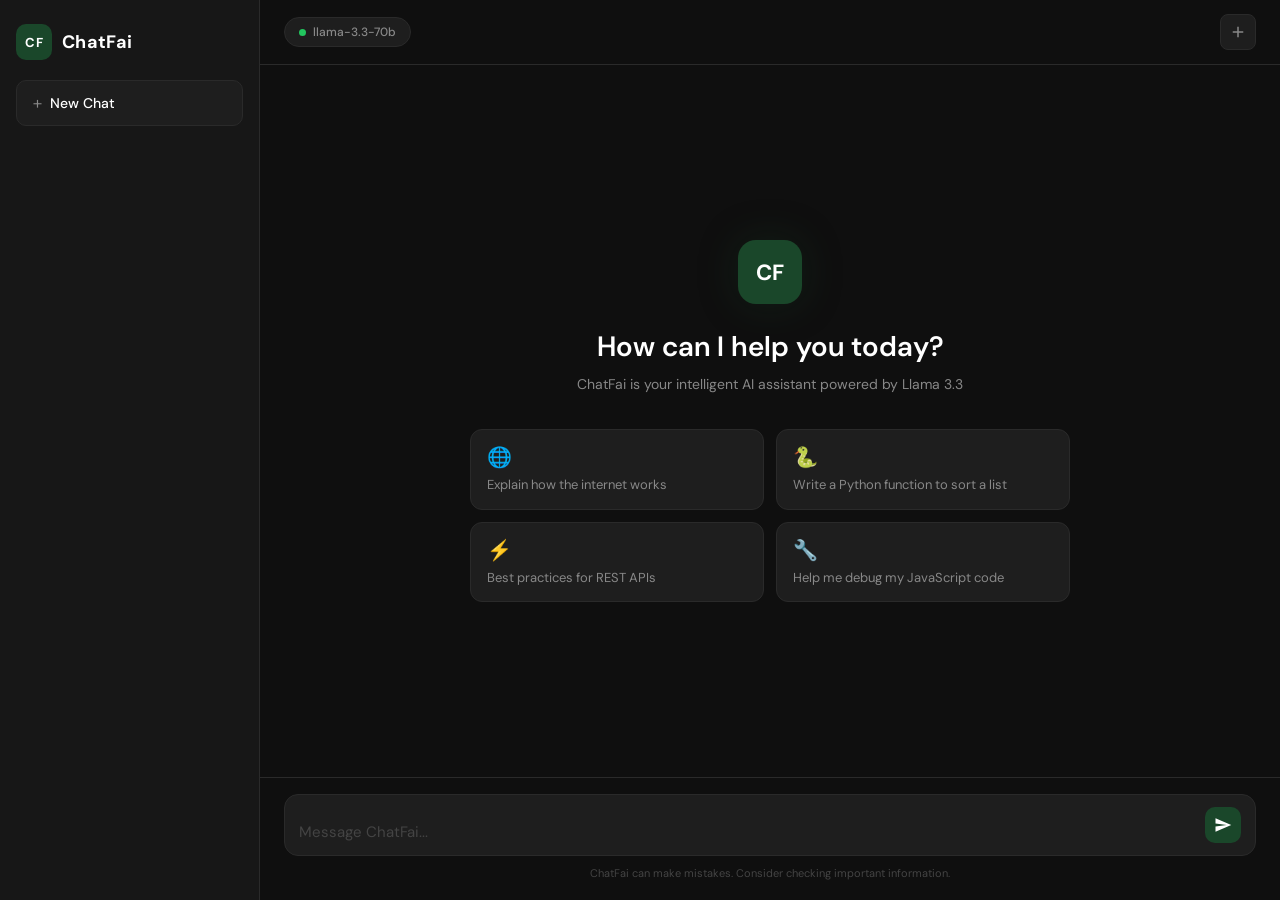
<file: index.html>
<!DOCTYPE html>
<html lang="en">
<head>
    <meta charset="UTF-8">
    <meta name="viewport" content="width=device-width, initial-scale=1.0">
    <title>ChatFai — AI Assistant</title>
    <link rel="stylesheet" href="style.css">
    <link href="https://fonts.googleapis.com/css2?family=DM+Sans:wght@300;400;500;600;700&display=swap" rel="stylesheet">
</head>
<body>

    <div class="app">

        <!-- SIDEBAR -->
        <div class="sidebar">
            <div class="sidebar-top">
                <div class="logo">
                    <div class="logo-icon">CF</div>
                    <span class="logo-text">ChatFai</span>
                </div>
                <button class="new-chat-btn" onclick="clearChat()">
                    <span>+</span> New Chat
                </button>
            </div>
        </div>

        <!-- MAIN CHAT AREA -->
        <div class="main">

            <!-- HEADER -->
            <div class="header">
                <div class="header-left">
                    <button class="hamburger" id="hamburgerBtn" onclick="toggleSidebar()">
                        <span></span>
                        <span></span>
                        <span></span>
                    </button>
                    <div class="model-badge">
                        <span class="model-dot"></span>
                        llama-3.3-70b
                    </div>
                </div>
                <div class="header-right">
                    <button class="icon-btn" onclick="clearChat()" title="New Chat">
                        <svg width="18" height="18" fill="none" stroke="currentColor" stroke-width="2" viewBox="0 0 24 24">
                            <path d="M12 5v14M5 12h14"/>
                        </svg>
                    </button>
                </div>
            </div>

            <!-- CHAT BOX -->
            <div class="chat-box" id="chatBox">

                <!-- Welcome Screen -->
                <div class="welcome" id="welcomeScreen">
                    <div class="welcome-logo">CF</div>
                    <h1 class="welcome-title">How can I help you today?</h1>
                    <p class="welcome-sub">ChatFai is your intelligent AI assistant powered by Llama 3.3</p>
                    <div class="suggestions">
                        <div class="suggestion" onclick="useSuggestion('Explain how the internet works')">
                            <span class="sug-icon">🌐</span>
                            <span>Explain how the internet works</span>
                        </div>
                        <div class="suggestion" onclick="useSuggestion('Write a Python function to sort a list')">
                            <span class="sug-icon">🐍</span>
                            <span>Write a Python function to sort a list</span>
                        </div>
                        <div class="suggestion" onclick="useSuggestion('What are the best practices for REST APIs?')">
                            <span class="sug-icon">⚡</span>
                            <span>Best practices for REST APIs</span>
                        </div>
                        <div class="suggestion" onclick="useSuggestion('Help me debug my JavaScript code')">
                            <span class="sug-icon">🔧</span>
                            <span>Help me debug my JavaScript code</span>
                        </div>
                    </div>
                </div>

            </div>

            <!-- INPUT AREA -->
            <div class="input-wrap">
                <div class="input-box">
                    <textarea
                        id="userInput"
                        placeholder="Message ChatFai..."
                        rows="1"
                        onkeypress="handleKey(event)"
                        oninput="autoResize(this)"
                    ></textarea>
                    <button class="send-btn" id="sendBtn" onclick="sendMessage()">
                        <svg width="18" height="18" fill="currentColor" viewBox="0 0 24 24">
                            <path d="M2 21l21-9L2 3v7l15 2-15 2v7z"/>
                        </svg>
                    </button>
                </div>
                <p class="disclaimer">ChatFai can make mistakes. Consider checking important information.</p>
            </div>

        </div>
    </div>

    <div class="overlay" id="overlay" onclick="toggleSidebar()"></div>
    <script src="script.js"></script>
</body>
</html>
</file>
<file: style.css>
* {
    margin: 0;
    padding: 0;
    box-sizing: border-box;
}

:root {
    --bg: #0f0f0f;
    --sidebar: #171717;
    --card: #1e1e1e;
    --border: #2a2a2a;
    --green: #1a472a;
    --green-light: #2d6a4f;
    --green-glow: #1a472a44;
    --gold: #c9a84c;
    --white: #ffffff;
    --soft: #888888;
    --muted: #444444;
    --user-bubble: #1a472a;
    --bot-bubble: #1e1e1e;
    --radius: 16px;
}

html, body {
    height: 100%;
    font-family: 'DM Sans', sans-serif;
    background: var(--bg);
    color: var(--white);
    overflow: hidden;
}

/* ── APP LAYOUT ── */
.app {
    display: flex;
    height: 100vh;
    width: 100vw;
}

/* ── SIDEBAR ── */
.sidebar {
    width: 260px;
    min-width: 260px;
    background: var(--sidebar);
    border-right: 1px solid var(--border);
    display: flex;
    flex-direction: column;
    justify-content: space-between;
    padding: 20px 16px;
}

.sidebar-top {
    display: flex;
    flex-direction: column;
    gap: 16px;
}

.logo {
    display: flex;
    align-items: center;
    gap: 10px;
    padding: 4px 0;
}

.logo-icon {
    width: 36px;
    height: 36px;
    background: var(--green);
    border-radius: 10px;
    display: flex;
    align-items: center;
    justify-content: center;
    font-size: 13px;
    font-weight: 700;
    color: white;
    letter-spacing: 0.5px;
}

.logo-text {
    font-size: 18px;
    font-weight: 700;
    color: var(--white);
    letter-spacing: 0.3px;
}

.new-chat-btn {
    display: flex;
    align-items: center;
    gap: 8px;
    background: var(--card);
    border: 1px solid var(--border);
    color: var(--white);
    padding: 10px 16px;
    border-radius: 10px;
    font-family: 'DM Sans', sans-serif;
    font-size: 14px;
    font-weight: 500;
    cursor: pointer;
    transition: all 0.2s;
    width: 100%;
    text-align: left;
}

.new-chat-btn span {
    font-size: 18px;
    font-weight: 300;
    color: var(--soft);
}

.new-chat-btn:hover {
    background: var(--border);
    border-color: var(--green);
}

/* ── MAIN ── */
.main {
    flex: 1;
    display: flex;
    flex-direction: column;
    overflow: hidden;
    background: var(--bg);
}

/* ── HEADER ── */
.header {
    display: flex;
    justify-content: space-between;
    align-items: center;
    padding: 14px 24px;
    border-bottom: 1px solid var(--border);
    background: var(--bg);
}

.hamburger {
    display: none;
    flex-direction: column;
    gap: 5px;
    background: transparent;
    border: none;
    cursor: pointer;
    padding: 6px;
}

.hamburger span {
    width: 22px;
    height: 2px;
    background: var(--white);
    border-radius: 2px;
    display: block;
}

@media (max-width: 768px) {
    .hamburger { display: flex; }
    .sidebar {
        position: fixed;
        left: -260px;
        top: 0;
        height: 100vh;
        z-index: 100;
        transition: left 0.3s ease;
    }
    .sidebar.open { left: 0; }
    .overlay {
        display: none;
        position: fixed;
        inset: 0;
        background: rgba(0,0,0,0.5);
        z-index: 99;
    }
    .overlay.show { display: block; }
}

.model-badge {
    display: flex;
    align-items: center;
    gap: 7px;
    background: var(--card);
    border: 1px solid var(--border);
    padding: 6px 14px;
    border-radius: 50px;
    font-size: 12px;
    color: var(--soft);
    font-weight: 500;
}

.model-dot {
    width: 7px;
    height: 7px;
    background: #22c55e;
    border-radius: 50%;
    animation: pulse 2s infinite;
}

@keyframes pulse {
    0%, 100% { opacity: 1; }
    50% { opacity: 0.4; }
}

.icon-btn {
    width: 36px;
    height: 36px;
    background: var(--card);
    border: 1px solid var(--border);
    border-radius: 8px;
    color: var(--soft);
    cursor: pointer;
    display: flex;
    align-items: center;
    justify-content: center;
    transition: all 0.2s;
}

.icon-btn:hover {
    background: var(--border);
    color: var(--white);
}

/* ── CHAT BOX ── */
.chat-box {
    flex: 1;
    overflow-y: auto;
    padding: 24px;
    display: flex;
    flex-direction: column;
    gap: 0;
    scrollbar-width: thin;
    scrollbar-color: var(--border) transparent;
}

.chat-box::-webkit-scrollbar { width: 4px; }
.chat-box::-webkit-scrollbar-thumb { background: var(--border); border-radius: 4px; }

/* ── WELCOME SCREEN ── */
.welcome {
    display: flex;
    flex-direction: column;
    align-items: center;
    justify-content: center;
    flex: 1;
    padding: 60px 20px;
    text-align: center;
}

.welcome-logo {
    width: 64px;
    height: 64px;
    background: var(--green);
    border-radius: 18px;
    display: flex;
    align-items: center;
    justify-content: center;
    font-size: 22px;
    font-weight: 700;
    color: white;
    margin-bottom: 24px;
    box-shadow: 0 0 40px var(--green-glow);
}

.welcome-title {
    font-size: 28px;
    font-weight: 600;
    color: var(--white);
    margin-bottom: 10px;
}

.welcome-sub {
    font-size: 14px;
    color: var(--soft);
    margin-bottom: 36px;
}

.suggestions {
    display: grid;
    grid-template-columns: 1fr 1fr;
    gap: 12px;
    max-width: 600px;
    width: 100%;
}

.suggestion {
    background: var(--card);
    border: 1px solid var(--border);
    border-radius: 12px;
    padding: 14px 16px;
    text-align: left;
    cursor: pointer;
    transition: all 0.2s;
    display: flex;
    flex-direction: column;
    gap: 6px;
}

.suggestion:hover {
    border-color: var(--green-light);
    background: #1a1a1a;
}

.sug-icon { font-size: 20px; }

.suggestion span:last-child {
    font-size: 13px;
    color: var(--soft);
    line-height: 1.4;
}

/* ── MESSAGES ── */
.message-row {
    display: flex;
    padding: 16px 0;
    gap: 16px;
    animation: fadeUp 0.3s ease;
}

@keyframes fadeUp {
    from { opacity: 0; transform: translateY(8px); }
    to { opacity: 1; transform: translateY(0); }
}

.message-row.user { justify-content: flex-end; }
.message-row.bot { justify-content: flex-start; }

.msg-avatar {
    width: 34px;
    height: 34px;
    border-radius: 50%;
    display: flex;
    align-items: center;
    justify-content: center;
    font-size: 13px;
    font-weight: 700;
    flex-shrink: 0;
    margin-top: 2px;
}

.bot .msg-avatar { background: var(--green); color: white; order: 0; }
.user .msg-avatar {  order: 1; }

.msg-content { max-width: 70%; display: flex; flex-direction: column; gap: 6px; }
.user .msg-content { align-items: flex-end; }

.msg-bubble {
    padding: 12px 16px;
    border-radius: 16px;
    font-size: 15px;
    line-height: 1.65;
    word-break: break-word;
}

.bot .msg-bubble {
    background: var(--bot-bubble);
    color: #e0e0e0;
    border: 1px solid var(--border);
    border-top-left-radius: 4px;
}

.user .msg-bubble {
    background: var(--user-bubble);
    color: white;
    border-top-right-radius: 4px;
}

.msg-actions {
    display: flex;
    gap: 6px;
    opacity: 0;
    transition: opacity 0.2s;
}

.message-row:hover .msg-actions { opacity: 1; }

.action-btn {
    background: var(--card);
    border: 1px solid var(--border);
    color: var(--soft);
    padding: 4px 10px;
    border-radius: 6px;
    font-size: 12px;
    cursor: pointer;
    font-family: 'DM Sans', sans-serif;
    display: flex;
    align-items: center;
    gap: 4px;
    transition: all 0.2s;
}

.action-btn:hover { background: var(--border); color: var(--white); }
.action-btn.copied { color: #22c55e; border-color: #22c55e; }

/* ── TYPING ── */
.typing-bubble {
    background: var(--bot-bubble);
    border: 1px solid var(--border);
    border-radius: 16px;
    border-top-left-radius: 4px;
    padding: 14px 18px;
    display: flex;
    gap: 5px;
    align-items: center;
}

.typing-bubble span {
    width: 7px;
    height: 7px;
    background: var(--muted);
    border-radius: 50%;
    animation: bounce 1.2s infinite;
}

.typing-bubble span:nth-child(2) { animation-delay: 0.2s; }
.typing-bubble span:nth-child(3) { animation-delay: 0.4s; }

@keyframes bounce {
    0%, 60%, 100% { transform: translateY(0); background: var(--muted); }
    30% { transform: translateY(-6px); background: var(--green-light); }
}

/* ── INPUT ── */
.input-wrap {
    padding: 16px 24px 20px;
    background: var(--bg);
    border-top: 1px solid var(--border);
}

.input-box {
    display: flex;
    align-items: flex-end;
    gap: 10px;
    background: var(--card);
    border: 1px solid var(--border);
    border-radius: 14px;
    padding: 12px 14px;
    transition: border-color 0.2s;
}

.input-box:focus-within { border-color: var(--green-light); }

.input-box textarea {
    flex: 1;
    background: transparent;
    border: none;
    outline: none;
    font-family: 'DM Sans', sans-serif;
    font-size: 15px;
    color: var(--white);
    resize: none;
    max-height: 160px;
    line-height: 1.5;
}

.input-box textarea::placeholder { color: var(--muted); }

.send-btn {
    width: 36px;
    height: 36px;
    background: var(--green);
    border: none;
    border-radius: 10px;
    color: white;
    cursor: pointer;
    display: flex;
    align-items: center;
    justify-content: center;
    flex-shrink: 0;
    transition: all 0.2s;
}

.send-btn:hover { background: var(--green-light); transform: scale(1.05); }
.send-btn:disabled { background: var(--muted); cursor: not-allowed; transform: none; }

.disclaimer {
    text-align: center;
    font-size: 11px;
    color: var(--muted);
    margin-top: 10px;
}

/* ── RESPONSIVE ── */
@media (max-width: 768px) {
    .sidebar { display: flex; }
    .msg-content { max-width: 88%; }
}
</file>
